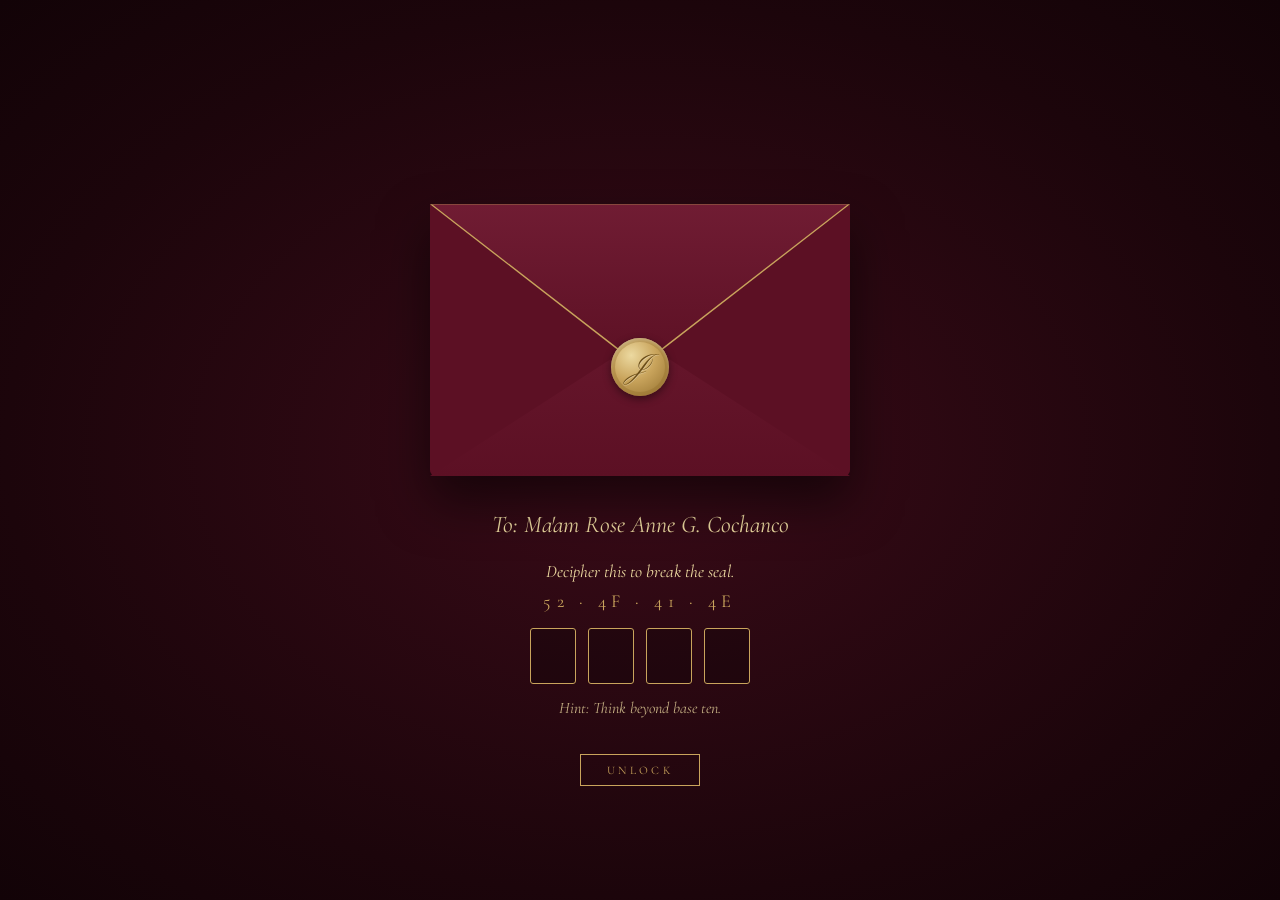
<file: index.html>
<!DOCTYPE html>
<html lang="en">
<head>
  <meta charset="UTF-8">
  <meta name="viewport" content="width=device-width, initial-scale=1.0">
  <title>Electronic Card</title>
  <link href="https://fonts.googleapis.com/css2?family=Cormorant+Garamond:ital,wght@0,400;0,500;1,400&family=Pinyon+Script&display=swap" rel="stylesheet">
  <link rel="stylesheet" href="css/card-style.css">
</head>

<body>
  <main class="stage">
    <!-- Envelope -->
    <div class="cover" id="cover">
      <div class="envelope" id="envelope" role="button" tabindex="0">
        <div class="env-back"></div>
        <div class="paper"></div>
        <div class="env-front"></div>
        <div class="env-flap"></div>
        <div class="seal"></div>
      </div>

      <div class="caption" id="caption">
        <p class="addressed" id="addressed"></p>

        <!-- Code lock -->
        <form class="lock" id="lockForm" novalidate>
          <p class="lock-prompt">Decipher this to break the seal.</p>
          <p class="cipher" id="cipher"></p>
          <div class="code-boxes" id="codeBoxes"></div>
          <p class="lock-hint" id="lockHint"></p>
          <span class="lock-msg" id="lockMsg"></span>
          <button type="submit" class="unlock-btn" id="unlockBtn">Unlock</button>
        </form>

        <p class="tap-hint" id="tapHint">Tap the seal to open</p>
      </div>
    </div>

    <!-- Letter -->
    <article class="letter" id="letter">
      <div class="ornament">&#10022;</div>
      <p class="letter-date" id="letterDate"></p>
      <h1 class="letter-greeting" id="letterGreeting"></h1>
      <div class="letter-body" id="letterBody"></div>
      <p class="letter-closing" id="letterClosing"></p>
      <p class="letter-signature" id="letterSender"></p>
      <button type="button" class="close-btn" id="closeBtn">Close Letter</button>
    </article>

  </main>

  <script src="js/card-script.js"></script>
</body>
</html>
</file>
<file: css/card-style.css>
:root {
  --burgundy: #5c1024;
  --burgundy-light: #701c33;
  --burgundy-dark: #3d0916;
  --gold: #c9a45c;
  --gold-light: #ecd9a0;
  --gold-dark: #8f6b2a;
  --paper: #f8f1e3;
  --ink: #3a2a25;
}

* { box-sizing: border-box; margin: 0; padding: 0; }

body {
  min-height: 100vh;
  background: radial-gradient(ellipse at center, #3a0b18 0%, #1c050b 70%, #120307 100%);
  font-family: "Cormorant Garamond", Georgia, serif;
  color: var(--ink);
  overflow-x: hidden;
}

.stage {
  min-height: 100vh;
  display: flex;
  flex-direction: column;
  align-items: center;
  justify-content: center;
  padding: 48px 16px;
}

.cover {
  display: flex;
  flex-direction: column;
  align-items: center;
  padding-top: 90px;
  transition: opacity 0.7s ease, transform 0.7s ease;
}
.cover.away { opacity: 0; transform: translateY(40px) scale(0.96); pointer-events: none; }
.cover.gone { display: none; }

.envelope {
  position: relative;
  width: min(340px, 86vw);
  aspect-ratio: 17 / 11;
  cursor: pointer;
  perspective: 1000px;
  transition: transform 0.6s ease;
}
.envelope:hover { transform: translateY(-4px); }
.envelope:focus-visible { outline: 1px solid var(--gold); outline-offset: 10px; }
.envelope.open,
.envelope.open:hover { transform: translateY(40px); cursor: default; }

.env-back {
  position: absolute;
  inset: 0;
  background: var(--burgundy-dark);
  border-radius: 6px;
  box-shadow: 0 25px 50px rgba(0, 0, 0, 0.55);
}

.paper {
  position: absolute;
  left: 5%;
  top: 6%;
  width: 90%;
  height: 88%;
  background: var(--paper);
  border-radius: 3px;
  z-index: 2;
  transition: transform 0.8s ease;
}
.paper::before {
  content: "";
  position: absolute;
  inset: 8px;
  border: 1px solid var(--gold);
  opacity: 0.6;
}

.env-front {
  position: absolute;
  inset: 0;
  z-index: 3;
  background: var(--burgundy);
  border-radius: 0 0 6px 6px;
  clip-path: polygon(0 0, 50% 58%, 100% 0, 100% 100%, 0 100%);
}
.env-front::after {
  content: "";
  position: absolute;
  inset: 0;
  background: linear-gradient(to top, var(--burgundy), var(--burgundy-light));
  clip-path: polygon(0 100%, 50% 50%, 100% 100%);
}

.env-flap {
  position: absolute;
  top: 0;
  left: 0;
  width: 100%;
  height: 60%;
  z-index: 4;
  background: var(--gold);
  clip-path: polygon(0 0, 100% 0, 50% 100%);
  transform-origin: top center;
  transition: transform 0.7s ease 0.7s, filter 0.7s ease 0.7s, z-index 0s linear 1.05s;
}
.env-flap::before {
  content: "";
  position: absolute;
  inset: 0;
  background: linear-gradient(var(--burgundy-light), var(--burgundy));
  clip-path: polygon(2px 0, calc(100% - 2px) 0, 50% calc(100% - 2px));
}

.seal {
  position: absolute;
  left: 50%;
  top: 60%;
  width: 58px;
  height: 58px;
  transform: translate(-50%, -50%);
  border-radius: 50%;
  z-index: 5;
  display: flex;
  align-items: center;
  justify-content: center;
  background: radial-gradient(circle at 35% 30%, var(--gold-light), var(--gold) 45%, var(--gold-dark) 100%);
  box-shadow: 0 3px 8px rgba(0, 0, 0, 0.45),
              inset 0 0 0 4px rgba(143, 107, 42, 0.35),
              inset 0 2px 3px rgba(255, 255, 255, 0.4);
  font-family: "Pinyon Script", "Cormorant Garamond", serif;
  font-size: 30px;
  color: #6b4d17;
  text-shadow: 0 1px 0 rgba(255, 255, 255, 0.35);
  transition: opacity 0.4s ease 1.3s, transform 0.4s ease 1.3s;
}

.envelope.denied .seal { animation: sealShake 0.4s ease; }
@keyframes sealShake {
  0%, 100% { transform: translate(-50%, -50%) rotate(0deg); }
  25%      { transform: translate(-50%, -50%) rotate(-12deg); }
  75%      { transform: translate(-50%, -50%) rotate(12deg); }
}

.envelope.open .seal {
  opacity: 0;
  transform: translate(-50%, -50%) scale(0.4);
  transition: opacity 0.35s ease, transform 0.35s ease;
}
.envelope.open .env-flap {
  transform: rotateX(180deg);
  filter: brightness(0.8);
  z-index: 1;
  transition: transform 0.8s ease 0.3s, filter 0.8s ease 0.3s, z-index 0s linear 0.7s;
}
.envelope.open .paper {
  transform: translateY(-58%);
  transition: transform 1s cubic-bezier(0.3, 0.1, 0.2, 1) 1.1s;
}

.speck {
  position: absolute;
  left: 50%;
  top: 60%;
  width: 4px;
  height: 4px;
  border-radius: 50%;
  background: var(--gold-light);
  z-index: 6;
  pointer-events: none;
  animation: scatter 1s ease-out forwards;
}
@keyframes scatter {
  from { transform: translate(-50%, -50%); opacity: 1; }
  to   { transform: translate(calc(-50% + var(--dx)), calc(-50% + var(--dy))) scale(0.2); opacity: 0; }
}

.caption {
  margin-top: 34px;
  text-align: center;
  transition: opacity 0.5s ease;
}
.caption.hidden { opacity: 0; pointer-events: none; }
.addressed {
  font-size: 1.35rem;
  font-style: italic;
  color: var(--gold-light);
}
.tap-hint {
  display: none;
  margin-top: 10px;
  font-size: 0.72rem;
  letter-spacing: 0.32em;
  text-transform: uppercase;
  color: var(--gold);
  opacity: 0.75;
}

.lock { margin-top: 22px; }
.lock-prompt {
  font-size: 1.1rem;
  font-style: italic;
  color: var(--gold-light);
  margin-bottom: 8px;
}
.cipher {
  font-size: 1.15rem;
  letter-spacing: 0.3em;
  color: var(--gold);
}
.code-boxes {
  display: flex;
  justify-content: center;
  flex-wrap: wrap;
  gap: 12px;
  margin: 16px 0 14px;
}
.code-box {
  width: 46px;
  height: 56px;
  background: rgba(0, 0, 0, 0.25);
  border: 1px solid var(--gold);
  border-radius: 3px;
  color: var(--gold-light);
  font-family: inherit;
  font-size: 1.8rem;
  text-align: center;
  text-transform: uppercase;
  caret-color: var(--gold);
  transition: background 0.3s ease, box-shadow 0.3s ease, color 0.3s ease, border-color 0.3s ease;
}
.code-box:focus {
  outline: none;
  border-color: var(--gold-light);
  box-shadow: 0 0 10px rgba(201, 164, 92, 0.5);
}
.code-box.solved {
  background: var(--gold);
  border-color: var(--gold-light);
  color: var(--burgundy-dark);
}
.code-boxes.shake { animation: shake 0.45s ease; }
.code-boxes.shake .code-box { border-color: #d98a8a; color: #e8b0b0; }
@keyframes shake {
  0%, 100% { transform: translateX(0); }
  20%, 60% { transform: translateX(-7px); }
  40%, 80% { transform: translateX(7px); }
}

.lock-hint {
  font-size: 1rem;
  font-style: italic;
  color: var(--gold-light);
  opacity: 0.8;
}
.lock-msg {
  display: block;
  min-height: 1.3em;
  margin-top: 8px;
  font-size: 0.95rem;
}
.error-msg   { color: #e39a9a; }
.success-msg { color: var(--gold-light); font-weight: 500; }

.unlock-btn {
  margin-top: 8px;
  padding: 8px 26px;
  background: transparent;
  border: 1px solid var(--gold);
  color: var(--gold);
  font-family: inherit;
  font-size: 0.72rem;
  letter-spacing: 0.3em;
  text-transform: uppercase;
  cursor: pointer;
  transition: background 0.3s ease, color 0.3s ease;
}
.unlock-btn:hover { background: var(--gold); color: var(--burgundy-dark); }
.unlock-btn:disabled { opacity: 0.4; cursor: default; }

.letter {
  display: none;
  position: relative;
  width: min(640px, 100%);
  padding: 60px 54px 48px;
  background: linear-gradient(160deg, #fbf6ea, var(--paper) 60%, #f1e7d2);
  border-radius: 2px;
  box-shadow: 0 30px 60px rgba(0, 0, 0, 0.6);
}
.letter.show { display: block; animation: rise 1s ease both; }
@keyframes rise {
  from { opacity: 0; transform: translateY(40px) scale(0.96); }
  to   { opacity: 1; transform: translateY(0) scale(1); }
}
.letter::before {
  content: "";
  position: absolute;
  inset: 14px;
  border: 1px solid var(--gold);
  opacity: 0.7;
  pointer-events: none;
}

.ornament {
  display: flex;
  align-items: center;
  justify-content: center;
  gap: 14px;
  color: var(--gold);
  font-size: 0.8rem;
  margin-bottom: 30px;
}
.ornament::before,
.ornament::after {
  content: "";
  width: 60px;
  height: 1px;
  background: var(--gold);
}

.letter-date {
  text-align: right;
  font-style: italic;
  font-size: 1.18rem;
  color: #7a655c;
  margin-bottom: 26px;
}
.letter-greeting {
  font-size: 1.5rem;
  font-weight: 500;
  color: var(--burgundy);
  margin-bottom: 18px;
}
.letter-body p {
  font-size: 1.18rem;
  line-height: 1.8;
  margin-bottom: 1em;
  text-indent: 2em;
}
.letter-closing {
  margin-top: 30px;
  font-size: 1.18rem;
  font-style: italic;
  text-align: right;
}
.letter-signature {
  font-family: "Pinyon Script", "Cormorant Garamond", serif;
  font-size: 1.9rem;
  color: var(--burgundy);
  text-align: right;
  margin-top: 4px;
}

.close-btn {
  display: block;
  margin: 38px auto 0;
  padding: 9px 26px;
  background: transparent;
  border: 1px solid var(--gold);
  color: var(--gold-dark);
  font-family: inherit;
  font-size: 0.72rem;
  letter-spacing: 0.3em;
  text-transform: uppercase;
  cursor: pointer;
  transition: background 0.3s ease, color 0.3s ease;
}
.close-btn:hover { background: var(--burgundy); color: var(--gold-light); }

/* Large screens (desktops, TVs) */
@media (min-width: 1200px) {
  .envelope { width: 420px; }
  .letter { width: 720px; padding: 70px 64px 56px; }
  .letter-body p { font-size: 1.3rem; }
  .letter-date { font-size: 1.3rem; }
  .letter-greeting { font-size: 1.65rem; }
  .letter-signature { font-size: 2.1rem; }
  .letter-closing { font-size: 1.3rem; }
  .addressed { font-size: 1.5rem; }
}

/* Tablets */
@media (max-width: 768px) {
  .stage { padding: 36px 14px; }
  .cover { padding-top: 60px; }
  .letter { padding: 52px 40px 42px; }
  .addressed { font-size: 1.25rem; }
  .letter-date { font-size: 1.1rem; }
  .letter-greeting { font-size: 1.4rem; }
  .letter-body p { font-size: 1.1rem; }
  .letter-closing { font-size: 1.1rem; }
  .letter-signature { font-size: 1.8rem; }
}

/* Phones */
@media (max-width: 520px) {
  .stage { padding: 28px 12px; }
  .cover { padding-top: 40px; }
  .caption { margin-top: 28px; }
  .addressed { font-size: 1.2rem; }

  .seal { width: 48px; height: 48px; font-size: 25px; }

  .code-boxes { gap: 8px; flex-wrap: wrap; }
  .code-box { width: 40px; height: 50px; font-size: 1.5rem; }
  .cipher { font-size: 1rem; letter-spacing: 0.2em; }

  .letter { padding: 42px 26px 34px; }
  .letter::before { inset: 10px; }
  .ornament { margin-bottom: 22px; }
  .letter-date { font-size: 1rem; margin-bottom: 20px; }
  .letter-greeting { font-size: 1.25rem; margin-bottom: 14px; }
  .letter-body p { font-size: 1rem; line-height: 1.7; text-indent: 1.5em; }
  .letter-closing { font-size: 1rem; margin-top: 24px; }
  .letter-signature { font-size: 1.6rem; }
  .tap-hint { font-size: 0.65rem; letter-spacing: 0.25em; }
  .close-btn { margin-top: 30px; padding: 8px 20px; letter-spacing: 0.22em; }
  .ornament::before,
  .ornament::after { width: 40px; }
}

/* Very small phones */
@media (max-width: 360px) {
  .cover { padding-top: 24px; }
  .seal { width: 40px; height: 40px; font-size: 21px; }
  .code-box { width: 34px; height: 44px; font-size: 1.3rem; }
  .code-boxes { gap: 6px; }
  .unlock-btn,
  .close-btn { letter-spacing: 0.2em; }
  .envelope { width: 90vw; }
  .cipher { font-size: 0.92rem; letter-spacing: 0.12em; }
  .letter { padding: 36px 20px 28px; }
  .letter-greeting { font-size: 1.15rem; }
  .letter-body p { font-size: 0.95rem; text-indent: 1.5em; }
  .letter-date { font-size: 0.95rem; }
  .letter-closing { font-size: 0.95rem; }
  .letter-signature { font-size: 1.45rem; }
}

/* Short screens (laptops, small windows) */
@media (max-height: 820px) {
  .stage { padding: 28px 16px; }
  .cover { padding-top: 30px; }
  .envelope { width: min(360px, 86vw); }
  .caption { margin-top: 26px; }
}

@media (max-height: 700px) {
  .stage { padding: 20px 16px; }
  .cover { padding-top: 10px; }
  .envelope { width: min(300px, 86vw); }
  .caption { margin-top: 20px; }
  .lock { margin-top: 14px; }
  .code-boxes { margin: 12px 0 10px; }
  .code-box { width: 42px; height: 50px; font-size: 1.6rem; }
}

/* Short screens (phones turned sideways) */
@media (max-height: 520px) and (orientation: landscape) {
  .stage { justify-content: flex-start; padding: 20px 16px; }
  .cover { padding-top: 10px; }
  .envelope { width: min(240px, 50vw); }
  .caption { margin-top: 22px; }
  .letter { padding: 36px 40px 30px; }
}
</file>
